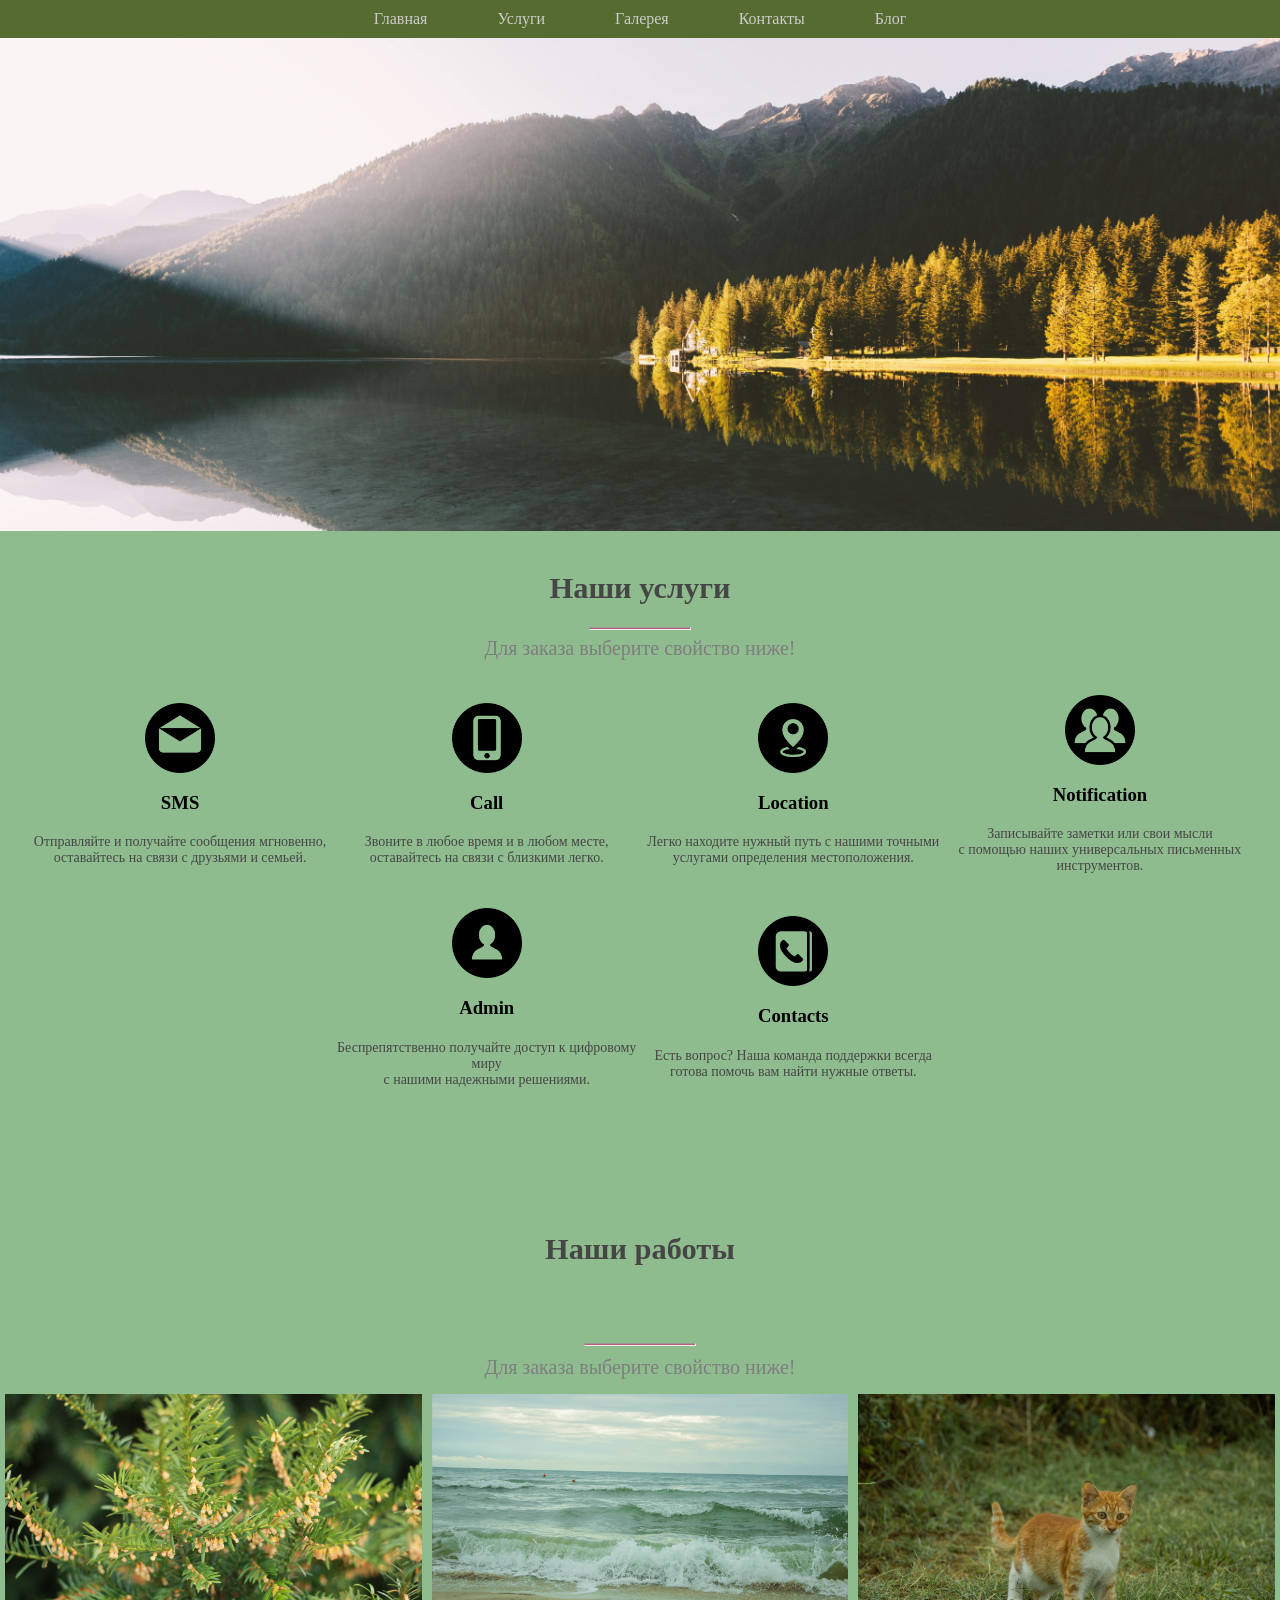
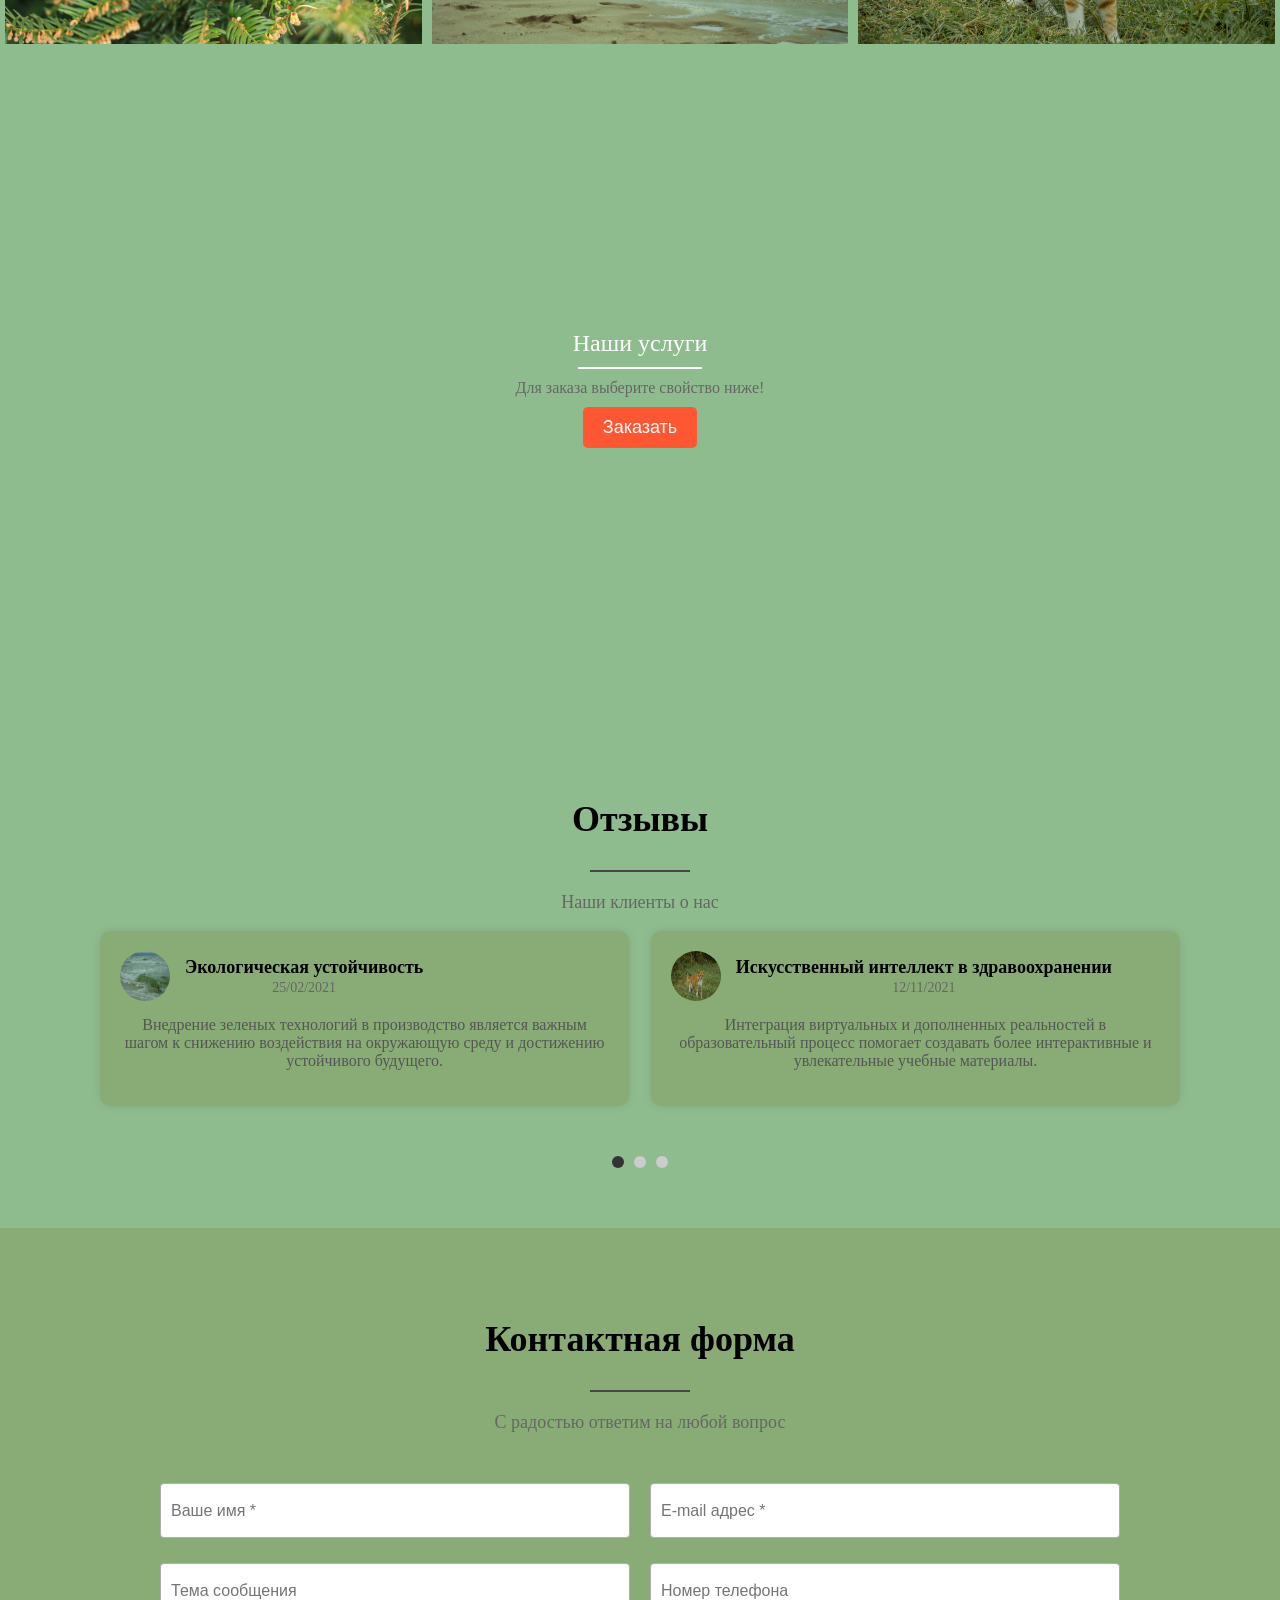
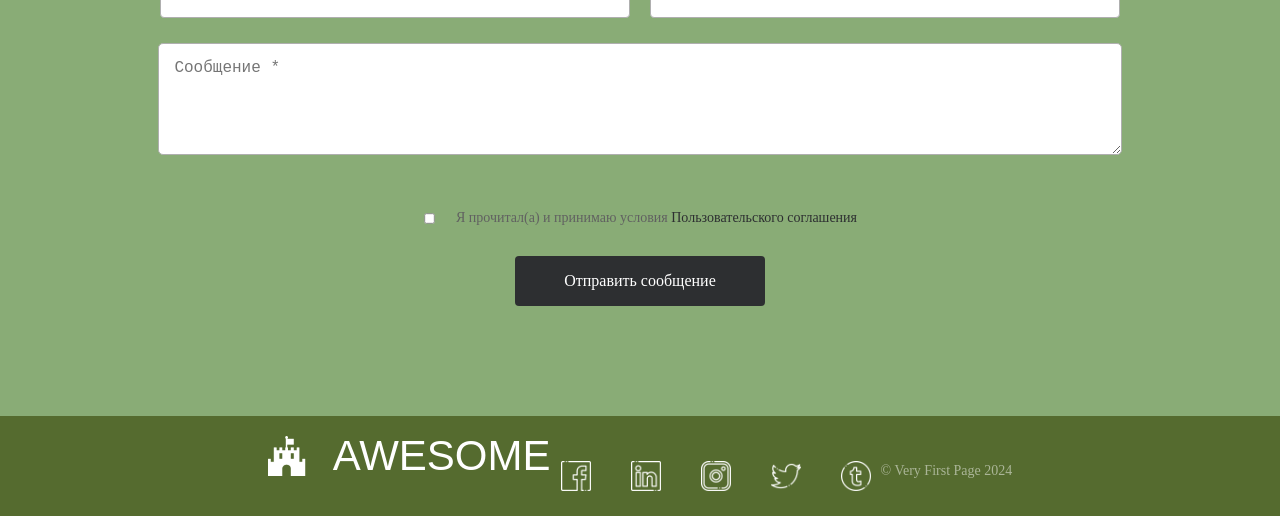
<file: index.html>
<!DOCTYPE html>
<html lang="en">
<head>
    <meta charset="UTF-8">
    <meta name="viewport" content="width=device-width, initial-scale=1.0">
    <link rel="stylesheet" href="style.css">
    <script src="jquery-3.7.1.min.js"></script>
    <script src="popup.js"></script>
    <script src="script.js"></script>
    <title>Document</title>
</head>
<body>
<div class="menu-container">
    <input type="checkbox" id="menu-toggle" class="menu-toggle">
    <label for="menu-toggle" class="menu-icon">
        <img src="free-icon-burger-menu-17807662.png" alt="Меню" style="width: 30px; height: auto;">
    </label>
    <div class="basic">
        <ul>
            <li><a href="index.html" class="menu-element" title="На главную">Главная</a></li>
            <li><a href="services.html" class="menu-element" title="Услуги">Услуги</a></li>
            <li><a href="gallery.html" class="menu-element" title="Галерея">Галерея</a></li>
            <li><a href="contacts.html" class="menu-element" title="Контакты">Контакты</a></li>
            <li><a href="blog.html" class="menu-element" title="Блог">Блог</a></li>
        </ul>
    </div>
</div>

<div class="color-block"></div>
<img src="pexels-eberhardgross-1284296.jpg"
     alt="вид">

<div class = "am">
    <h4> Наши услуги</h4>
</div>
<div class ="poddiv">
    <hr class="divider">
    <h3>Для заказа выберите свойство ниже!</h3>
</div>
<div class="icons ">
    <div class="iconSMS">
        <img src="icon-1.png" alt="Сообщение ">
        <h3>SMS</h3>
        <p>Отправляйте и получайте сообщения мгновенно,<br> оставайтесь на связи с друзьями и семьей.</p>
    </div>
    <div class="iconPhone">
        <img src="icon-3.png" alt="Уведомления ">
        <h3>Call</h3>
        <p>Звоните в любое время и в любом месте,<br> оставайтесь на связи с близкими легко.</p>
    </div>
    <div class="iconLocation">
        <img src="icon-4.png" alt="Местоположение ">
        <h3>Location</h3>
        <p>Легко находите нужный путь с нашими точными <br>услугами определения местоположения.</p>
    </div>
    <div class="iconPen">
        <img src="icon-5.png" alt="Заказы ">
        <h3>Notification</h3>
        <p>Записывайте заметки или свои мысли<br> с помощью наших универсальных письменных инструментов.</p>
    </div>
    <div class="iconComp">
        <img src="icon-2.png" alt="Сервис ">
        <h3>Admin</h3>
        <p>Беспрепятственно получайте доступ к цифровому миру<br> с нашими надежными решениями.</p>
    </div>
    <div class="iconQ">
        <img src="icon-9.png" alt="Контакты ">
        <h3>Contacts</h3>
        <p>Есть вопрос? Наша команда поддержки всегда <br>готова помочь вам найти нужные ответы.</p>
    </div>
</div>
<div class = "portfolio">
    <h4> Наши работы </h4>
</div>
<div class ="element">
    <hr class="text">
    <h3>Для заказа выберите свойство ниже!</h3>
</div>
<div class="pictures">
    <div class="pictures-item" data-src="IMG_7641.JPG" style="background-image: url('IMG_7641.JPG');">
        <div class="description-container">
            <h3 class="portfolio-title">Парки</h3>
            <p class="portfolio-description">В нашем списке около 10 парков, которые вы можете посетить.</p>
        </div>
    </div>
    <div class="pictures-item" data-src="_DSC6214.jpg" style="background-image: url('_DSC6214.jpg');">
        <div class="description-container">
            <h3 class="portfolio-title">Моря</h3>
            <p class="portfolio-description">Отличные места для курорта и по низким ценам.</p>
        </div>
    </div>
    <div class="pictures-item" data-src="_DSC6240.jpg" style="background-image: url('_DSC6240.jpg');">
        <div class="description-container">
            <h3 class="portfolio-title">Животные</h3>
            <p class="portfolio-description">Разные животные, которые могут покорить ваше сердце.</p>
        </div>
    </div>
</div>

<div class="button">
    <div class="content">
        <h4 class="service-title">Наши услуги</h4>
        <hr class="separator">
        <h3 class="order-text">Для заказа выберите свойство ниже!</h3>
    </div>
    <button class="order-button">Заказать</button>
</div>
<section class="testimonials">
    <h1 class="main-title">Отзывы</h1>
    <div class="delimiter"></div>
    <p class="main-title-description">Наши клиенты о нас</p>
    <div class="testimonials-container">
        <div class="testimonials-inner">
            <div class="testimonials-row">
                <div class="testimonials-card">
                    <div class="card-row">
                        <img class="card-img" src="_DSC6223.jpg" alt="">
                        <div class="card-head">
                            <h4>Экологическая устойчивость</h4>
                            <span>25/02/2021</span>
                        </div>
                    </div>
                    <p>Внедрение зеленых технологий в производство является важным шагом к снижению воздействия на окружающую среду и достижению устойчивого будущего.</p>
                </div>
                <div class="testimonials-card">
                    <div class="card-row">
                        <img class="card-img" src="_DSC6240.jpg" alt="">
                        <div class="card-head">
                            <h4>Искусственный интеллект в здравоохранении</h4>
                            <span>12/11/2021</span>
                        </div>
                    </div>
                    <p>Интеграция виртуальных и дополненных реальностей в образовательный процесс помогает создавать более интерактивные и увлекательные учебные материалы.</p>
                </div>
            </div>
            <div class="testimonials-row">
                <div class="testimonials-card">
                    <div class="card-row">
                        <img class="card-img" src="IMG_8333.JPG" alt="">
                        <div class="card-head">
                            <h4>Технологии в образовании</h4>
                            <span>12/11/2021</span>
                        </div>
                    </div>
                    <p>Интеграция виртуальных и дополненных реальностей в образовательный процесс помогает создавать более интерактивные и увлекательные учебные материалы.</p>
                </div>
                <div class="testimonials-card">
                    <div class="card-row">
                        <img class="card-img" src="IMG_8328.JPG" alt="">
                        <div class="card-head">
                            <h4>Устойчивое потребление</h4>
                            <span>12/11/2021</span>
                        </div>
                    </div>
                    <p>Реализация принципов устойчивого потребления может значительно снизить количество отходов и повлиять на улучшение глобальной ситуации с ресурсами.</p>
                </div>
            </div>
        </div>
    </div>

    <!-- Контролы для прокрутки отзывов -->
    <div class="testimonials-controls">
        <div class="control-item active"></div>
        <div class="control-item"></div>
        <div class="control-item"></div>
    </div>
</section>
<section class="contact">
    <h2 class="main-title">Контактная форма</h2>
    <div class="delimiter"></div>
    <p class="main-title-description">С радостью ответим на любой вопрос</p>

    <form id="contactform" method="post" action="contact.php" class="contact-form">
        <div class="form-row">
            <input name="name" type="text" class="col" placeholder="Ваше имя *" required>
            <input name="email" type="email" class="col" placeholder="E-mail адрес *" required>
        </div>
        <div class="form-row">
            <input name="theme" type="text" class="col" placeholder="Тема сообщения">
            <input name="phone" type="tel" class="col" placeholder="Номер телефона">
        </div>
        <textarea name="comment" class="row-col" placeholder="Сообщение *" required></textarea>
        <span class="row-col check">
                <input id="accept" type="checkbox" class="" required>
                <label for="accept">Я прочитал(а) и принимаю условия
                    <a href="#">Пользовательского соглашения</a>
                </label>
            </span>
        <input type="submit" id="submit" class="submit btn" value="Отправить сообщение">
    </form>
</section>
<footer>
    <div class="brand">
        <img src="fort-icon.png" alt="Логотип сайта"><span>AWESOME</span></div>
    <div class="social">
        <a href="#" title="Facebook" target="_blank">
            <img class="social-img" src="001-facebook.png" alt="Facebook">
        </a>
        <a href="#" title="LinkedIn" target="_blank">
            <img class="social-img" src="004-linkedin.png" alt="LinkedIn">
        </a>
        <a href="https://www.instagram.com/" title="Instagram" target="_blank">
            <img class="social-img" src="005-instagram.png" alt="Instagram">
        </a>
        <a href="#" title="Twitter" target="_blank">
            <img class="social-img" src="007-twitter.png" alt="Twitter">
        </a>
        <a href="#" title="Tumblr" target="_blank">
            <img class="social-img" src="010-tumblr.png" alt="Tumblr">
        </a>
    </div>
    <div class="copyright">© Very First Page 2024</div>
</footer>
</body>
</html>
</file>
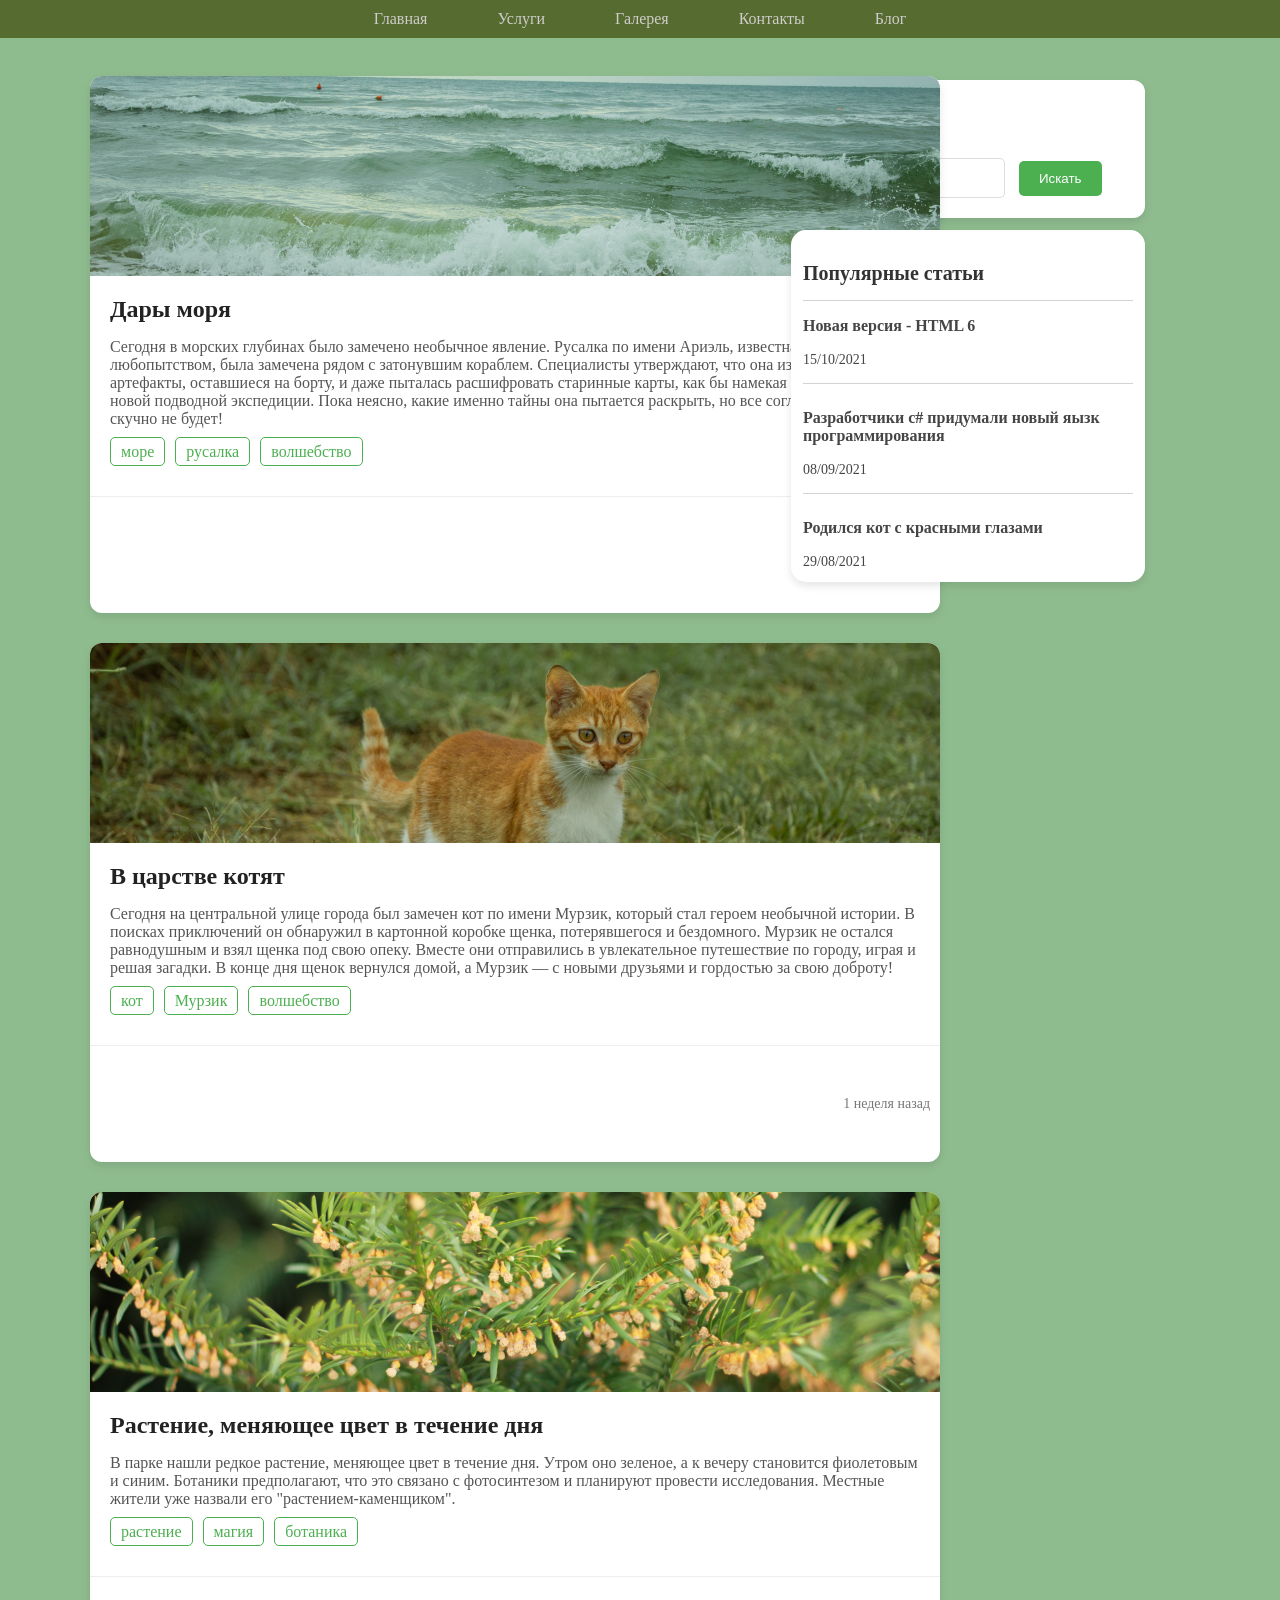
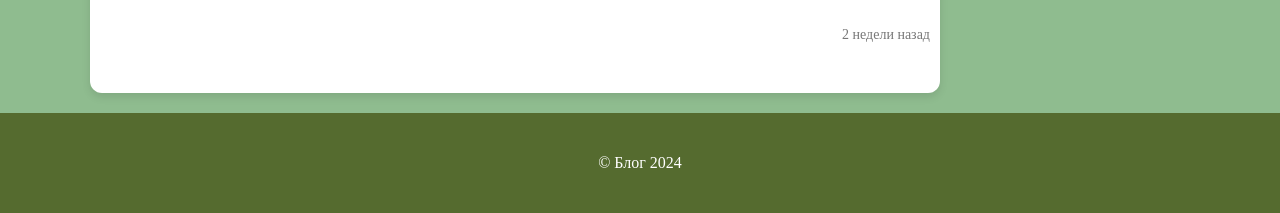
<file: blog.html>
<!DOCTYPE html>
<html lang="en">
<head>
    <meta charset="UTF-8">
    <meta name="viewport" content="width=device-width, initial-scale=1.0">
    <title>Title</title>
    <script src="jquery-3.7.1.min.js"></script>
    <script src="blog.js"></script>
    <link rel="stylesheet" href="style.css">
</head>
<body>
<div class="menu-container">
    <input type="checkbox" id="menu-toggle" class="menu-toggle">
    <label for="menu-toggle" class="menu-icon">
        <img src="free-icon-burger-menu-17807662.png" alt="Меню" style="width: 30px; height: auto;">
    </label>
    <div class="basic">
        <ul>
            <li><a href="index.html" class="menu-element" title="На главную">Главная</a></li>
            <li><a href="services.html" class="menu-element" title="Услуги">Услуги</a></li>
            <li><a href="gallery.html" class="menu-element" title="Галерея">Галерея</a></li>
            <li><a href="contacts.html" class="menu-element" title="Контакты">Контакты</a></li>
            <li><a href="blog.html" class="menu-element" title="Блог">Блог</a></li>
        </ul>
    </div>
</div>
<main>
    <div class="blog-container">
        <!-- Первая карточка блога -->
        <section class="blog-card">
            <div class="blog-header">
                <div class="blog-cover" style="background-image: url('_DSC6240.jpg');"></div>
            </div>
            <div class="blog-body">
                <div class="blog-title">
                    <h2>Lorem dolorem</h2>
                </div>
                <div class="blog-text">
                    <p>Lorem ipsum dolor si mollit anim id est laborum.</p>
                </div>
                <div class="blog-tags">
                    <ul>
                        <li><a href="#" class="tag">some</a></li>
                        <li><a href="#" class="tag">autumn</a></li>
                        <li><a href="#" class="tag">nothing</a></li>
                    </ul>
                </div>
                <div class="blog-footer">
                    <div class="blog-published-date">3 дня назад</div>
                </div>
            </div>
        </section>

        <!-- Вторая карточка блога -->
        <section class="blog-card">
            <div class="blog-header">
                <div class="blog-cover" style="background-image: url('IMG_7641.JPG');"></div>
            </div>
            <div class="blog-body">
                <div class="blog-title">
                    <h2>Excepteur sint occaecat</h2>
                </div>
                <div class="blog-text">
                    <p>Ut enim ad minim veniam, quis nostrud exercitation ullamco laboris.</p>
                </div>
                <div class="blog-tags">
                    <ul>
                        <li><a href="#" class="tag">winter</a></li>
                        <li><a href="#" class="tag">holiday</a></li>
                        <li><a href="#" class="tag">life</a></li>
                    </ul>
                </div>
                <div class="blog-footer">
                    <div class="blog-published-date">8 дней назад</div>
                </div>
            </div>
        </section>
    </div>
    <aside class="aside-panels">
        <div class="aside-popular">
            <h3 class="search-title">Популярные статьи</h3>
            <div class="search-delimiter"></div>
            <div class="recent-item">
                <p>Новая версия - HTML 6</p>
                <span>15/10/2021</span>
            </div>
            <div class="recent-item">
                <p>Разработчики c# придумали новый яызк программирования</p>
                <span>08/09/2021</span>
            </div>
            <div class="recent-item">
                <p>Родился кот с красными глазами</p>
                <span>29/08/2021</span>
            </div>
        </div>

        <div class="aside-search">
            <h3 class="search-title">Поиск в блоге</h3>
            <input class="search-text" type="search" placeholder="Введите слово">
            <button class="search-do">Искать</button>
        </div>
    </aside>
</main>

<footer>
    <p>© Блог 2024</p>
</footer>


</body>
</html>
</file>
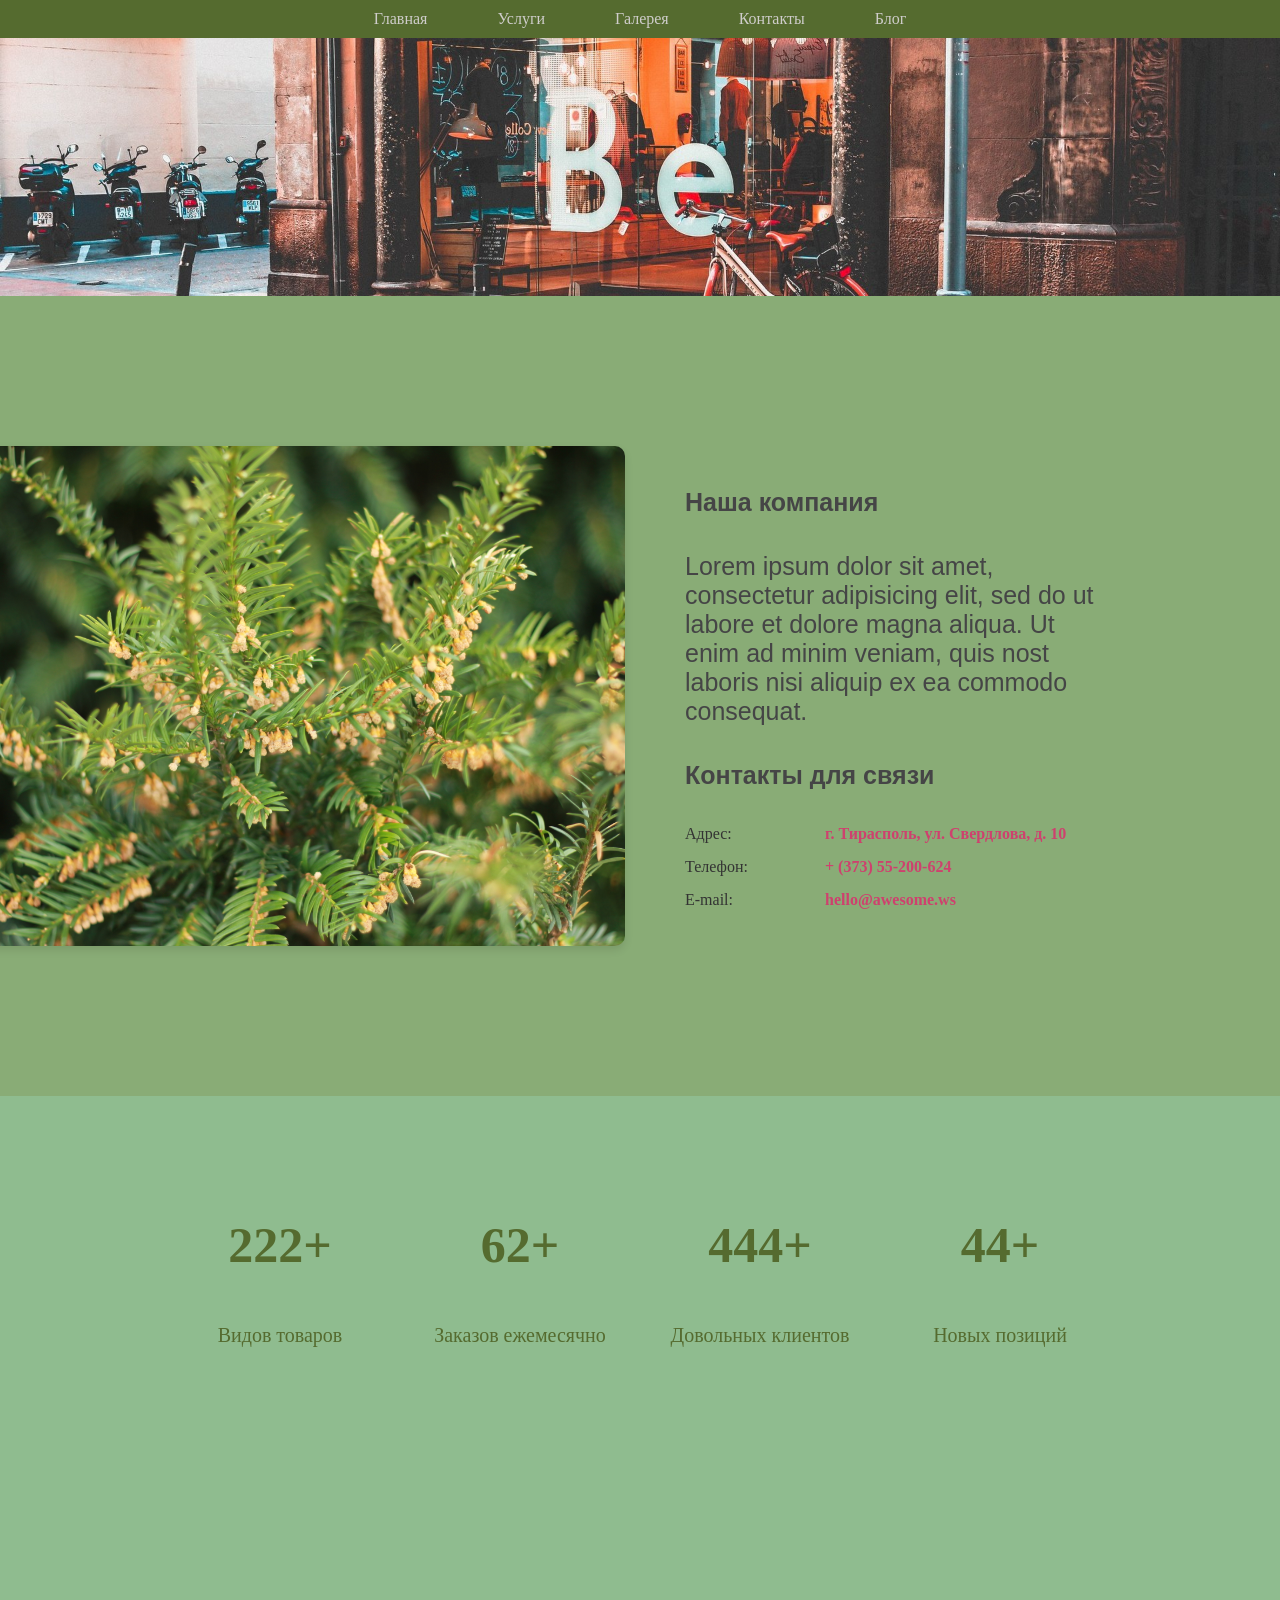
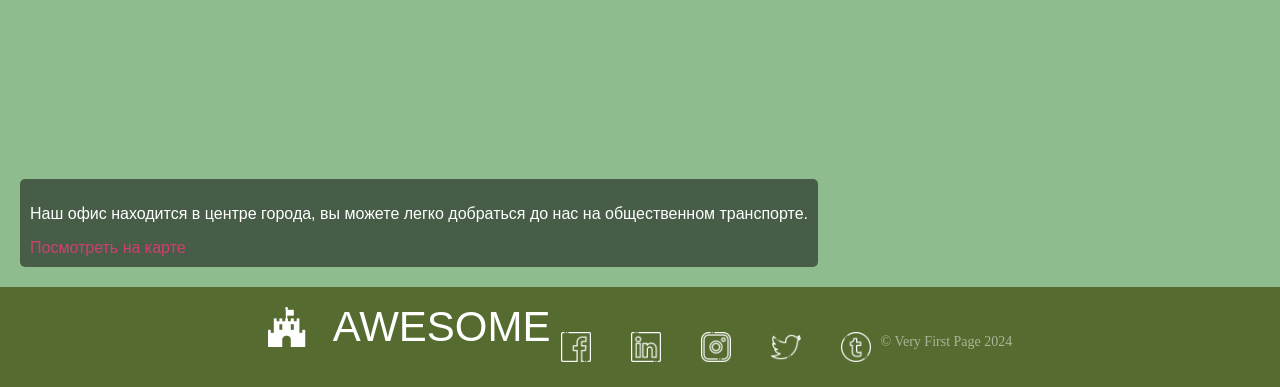
<file: contacts.html>
<!DOCTYPE html>
<html lang="en">
<head>
    <meta charset="UTF-8">
  <script src="jquery-3.7.1.min.js"></script>
  <link rel="stylesheet" href="style.css">
  <script src="contJS.js"></script>
  <title>Title</title>
</head>
<body>
<div class="menu-container">
  <input type="checkbox" id="menu-toggle" class="menu-toggle">
  <label for="menu-toggle" class="menu-icon">
    <img src="free-icon-burger-menu-17807662.png" alt="Меню" style="width: 30px; height: auto;">
  </label>
  <div class="basic">
    <ul>
      <li><a href="index.html" class="menu-element" title="На главную">Главная</a></li>
      <li><a href="services.html" class="menu-element" title="Услуги">Услуги</a></li>
      <li><a href="gallery.html" class="menu-element" title="Галерея">Галерея</a></li>
      <li><a href="contacts.html" class="menu-element" title="Контакты">Контакты</a></li>
      <li><a href="blog.html" class="menu-element" title="Блог">Блог</a></li>
    </ul>
  </div>
</div>
<div class="color-block"></div>
<img src="01.jpg"
     alt="вид">

<section class="about-us">
  <div class="about-container">
    <div class="about-row">
      <div class="about-column">
        <div class="content-left">
          <img src="IMG_7641.JPG" alt="О нас">
        </div>
      </div>
      <div class="about-column">
        <div class="content-right">
          <h2>Наша компания</h2>
          <p>Lorem ipsum dolor sit amet, consectetur adipisicing elit, sed do ut labore et dolore magna aliqua. Ut enim ad minim veniam, quis nost laboris nisi aliquip ex ea commodo consequat.</p>
          <h3>Контакты для связи</h3>
          <div class="about-contact">
            <span>Адрес:</span>
            <span>г. Тирасполь, ул. Свердлова, д. 10</span>
          </div>
          <div class="about-contact">
            <span>Телефон: </span>
            <span>+ (373) 55-200-624</span>
          </div>
          <div class="about-contact">
            <span>E-mail:</span>
            <span>hello@awesome.ws</span>
          </div>
        </div>
      </div>
    </div>
  </div>
</section>

<section class="our-achievement">
  <div class="achievement-container">
    <div class="achievement-row">
      <div class="achievement-column">
        <div class="single-achievement">
          <h3 class="counter">
            <span id="secondo1" class="countup" data-end="1250">1250 </span>+
          </h3>
          <p>Видов товаров</p>
        </div>
      </div>
      <div class="achievement-column">
        <div class="single-achievement">
          <h3 class="counter">
            <span id="secondo2" class="countup" data-end="350">350 </span>+
          </h3>
          <p>Заказов ежемесячно</p>
        </div>
      </div>
      <div class="achievement-column">
        <div class="single-achievement">
          <h3 class="counter">
            <span id="secondo3" class="countup" data-end="2500">2500 </span>+
          </h3>
          <p>Довольных клиентов</p>
        </div>
      </div>
      <div class="achievement-column">
        <div class="single-achievement">
          <h3 class="counter">
            <span id="secondo4" class="countup" data-end="250">250 </span>+
          </h3>
          <p>Новых позиций</p>
        </div>
      </div>
    </div>
  </div>
</section>

<section class="map">
  <div class="map-container">

    <iframe src="https://yandex.ru/map-widget/v1/?um=constructor%3A06cf7a4bcf6c2e12380efdb3440572908d64eaf3495a3a97e63f5d5639929a2b&amp;source=constructor"
            width="100%" height="100%" frameborder="0" style="border:0;" allowfullscreen="true"></iframe>
  </div>
  <div class="map-description">
    <p>Наш офис находится в центре города, вы можете легко добраться до нас на общественном транспорте.</p>
    <a href="https://yandex.md/maps/geo/770871725/?ll=29.612537%2C46.851249&z=13.76" target="_blank" class="map-link">Посмотреть на карте</a>
  </div>
</section>

<footer>
  <div class="brand">
    <img src="fort-icon.png" alt="Логотип сайта"><span>AWESOME</span></div>
  <div class="social">
    <a href="#" title="Facebook" target="_blank">
      <img class="social-img" src="001-facebook.png" alt="Facebook">
    </a>
    <a href="#" title="LinkedIn" target="_blank">
      <img class="social-img" src="004-linkedin.png" alt="LinkedIn">
    </a>
    <a href="https://www.instagram.com/" title="Instagram" target="_blank">
      <img class="social-img" src="005-instagram.png" alt="Instagram">
    </a>
    <a href="#" title="Twitter" target="_blank">
      <img class="social-img" src="007-twitter.png" alt="Twitter">
    </a>
    <a href="#" title="Tumblr" target="_blank">
      <img class="social-img" src="010-tumblr.png" alt="Tumblr">
    </a>
  </div>
  <div class="copyright">© Very First Page 2024</div>
</footer>
</body>
</html>
</file>
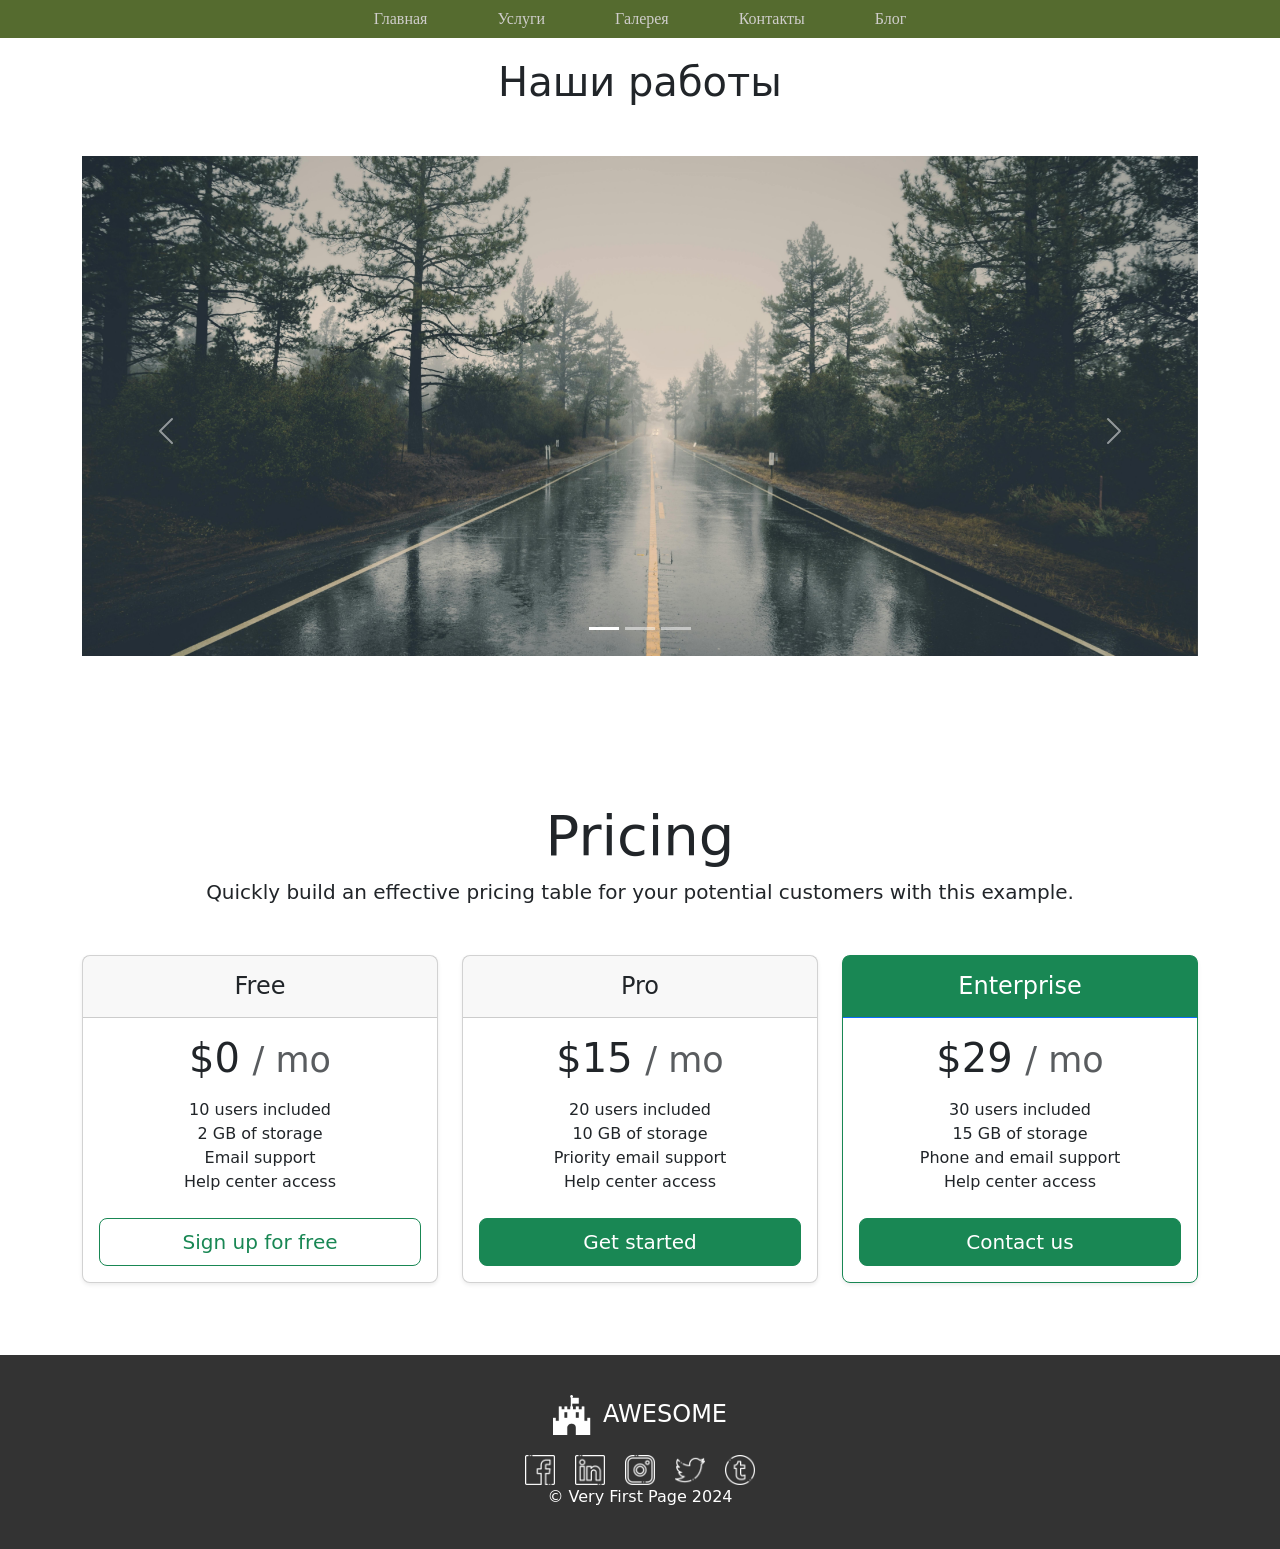
<file: gallery.html>
<!DOCTYPE html>
<html lang="en">
<head>
    <meta charset="UTF-8">
    <title>Gallery</title>
    <link rel="stylesheet" href="gallery.css">
    <link href="bootstrap-5.3.3-dist/css/bootstrap.min.css" rel="stylesheet">
    <script src="script.js"></script>
    <script src="bootstrap-5.3.3-dist/js/bootstrap.bundle.min.js"></script>

</head>
<body>
<div class="menu-container">
    <input type="checkbox" id="menu-toggle" class="menu-toggle">
    <label for="menu-toggle" class="menu-icon">
        <img src="free-icon-burger-menu-17807662.png" alt="Меню" style="width: 30px; height: auto;">
    </label>
    <div class="basic">
        <ul>
            <li><a href="index.html" class="menu-element" title="На главную">Главная</a></li>
            <li><a href="services.html" class="menu-element" title="Услуги">Услуги</a></li>
            <li><a href="gallery.html" class="menu-element" title="Галерея">Галерея</a></li>
            <li><a href="contacts.html" class="menu-element" title="Контакты">Контакты</a></li>
            <li><a href="blog.html" class="menu-element" title="Блог">Блог</a></li>
        </ul>
    </div>
</div>

<header>
    <h1 class="text-center">Наши работы</h1>
</header>
<main class="container my-5">
    <div id="carouselExampleIndicators" class="carousel slide" data-bs-ride="carousel">
        <ol class="carousel-indicators">
            <li data-bs-target="#carouselExampleIndicators" data-bs-slide-to="0" class="active"></li>
            <li data-bs-target="#carouselExampleIndicators" data-bs-slide-to="1"></li>
            <li data-bs-target="#carouselExampleIndicators" data-bs-slide-to="2"></li>
        </ol>
        <div class="carousel-inner">
            <div class="carousel-item active">
                <img src="4%20(2).jpg" class="d-block w-100" alt="...">
            </div>
            <div class="carousel-item">
                <img src="3%20(2).jpg" class="d-block w-100" alt="...">
            </div>
            <div class="carousel-item">
                <img src="2%20(2).jpg" class="d-block w-100" alt="...">
            </div>
        </div>
        <a class="carousel-control-prev" href="#carouselExampleIndicators" role="button" data-bs-slide="prev">
            <span class="carousel-control-prev-icon" aria-hidden="true"></span>
            <span class="visually-hidden">Previous</span>
        </a>
        <a class="carousel-control-next" href="#carouselExampleIndicators" role="button" data-bs-slide="next">
            <span class="carousel-control-next-icon" aria-hidden="true"></span>
            <span class="visually-hidden">Next</span>
        </a>
    </div>
</main>


<div class="container py-5">
    <header class="text-center mb-5">
        <h1 class="display-4">Pricing</h1>
        <p class="lead">Quickly build an effective pricing table for your potential customers with this example.</p>
    </header>

    <div class="row row-cols-1 row-cols-md-3 text-center">
        <!-- Free Plan -->
        <div class="col">
            <div class="card mb-4 rounded-3 shadow-sm">
                <div class="card-header py-3">
                    <h4 class="my-0 fw-normal">Free</h4>
                </div>
                <div class="card-body">
                    <h1 class="card-title pricing-card-title">$0 <small class="text-muted fw-light">/ mo</small></h1>
                    <ul class="list-unstyled mt-3 mb-4">
                        <li>10 users included</li>
                        <li>2 GB of storage</li>
                        <li>Email support</li>
                        <li>Help center access</li>
                    </ul>
                    <button type="button" class="w-100 btn btn-lg btn-outline-success">Sign up for free</button>
                </div>
            </div>
        </div>

        <!-- Pro Plan -->
        <div class="col">
            <div class="card mb-4 rounded-3 shadow-sm">
                <div class="card-header py-3">
                    <h4 class="my-0 fw-normal">Pro</h4>
                </div>
                <div class="card-body">
                    <h1 class="card-title pricing-card-title">$15 <small class="text-muted fw-light">/ mo</small></h1>
                    <ul class="list-unstyled mt-3 mb-4">
                        <li>20 users included</li>
                        <li>10 GB of storage</li>
                        <li>Priority email support</li>
                        <li>Help center access</li>
                    </ul>
                    <button type="button" class="w-100 btn btn-lg btn-success">Get started</button>
                </div>
            </div>
        </div>

        <div class="col">
            <div class="card mb-4 rounded-3 shadow-sm border-success">
                <div class="card-header py-3 text-bg-success border-primary ">  <!-- тут менять цвет внутри в 3 кнопке сверху -->
                    <h4 class="my-0 fw-normal">Enterprise</h4>
                </div>

                <div class="card-body">
                    <h1 class="card-title pricing-card-title">$29 <small class="text-muted fw-light">/ mo</small></h1>
                    <ul class="list-unstyled mt-3 mb-4">
                        <li>30 users included</li>
                        <li>15 GB of storage</li>
                        <li>Phone and email support</li>
                        <li>Help center access</li>
                    </ul>
                    <button type="button" class="w-100 btn btn-lg btn-success">Contact us</button>

                </div>
            </div>
        </div>
    </div>
</div>
<footer>
    <div class="brand">
        <img src="fort-icon.png" alt="Логотип сайта"><span>AWESOME</span></div>
    <div class="social">
        <a href="#" title="Facebook" target="_blank">
            <img class="social-img" src="001-facebook.png" alt="Facebook">
        </a>
        <a href="#" title="LinkedIn" target="_blank">
            <img class="social-img" src="004-linkedin.png" alt="LinkedIn">
        </a>
        <a href="https://www.instagram.com/" title="Instagram" target="_blank">
            <img class="social-img" src="005-instagram.png" alt="Instagram">
        </a>
        <a href="#" title="Twitter" target="_blank">
            <img class="social-img" src="007-twitter.png" alt="Twitter">
        </a>
        <a href="#" title="Tumblr" target="_blank">
            <img class="social-img" src="010-tumblr.png" alt="Tumblr">
        </a>
    </div>
    <div class="copyright">© Very First Page 2024</div>
</footer>
</body>
</html>
</file>
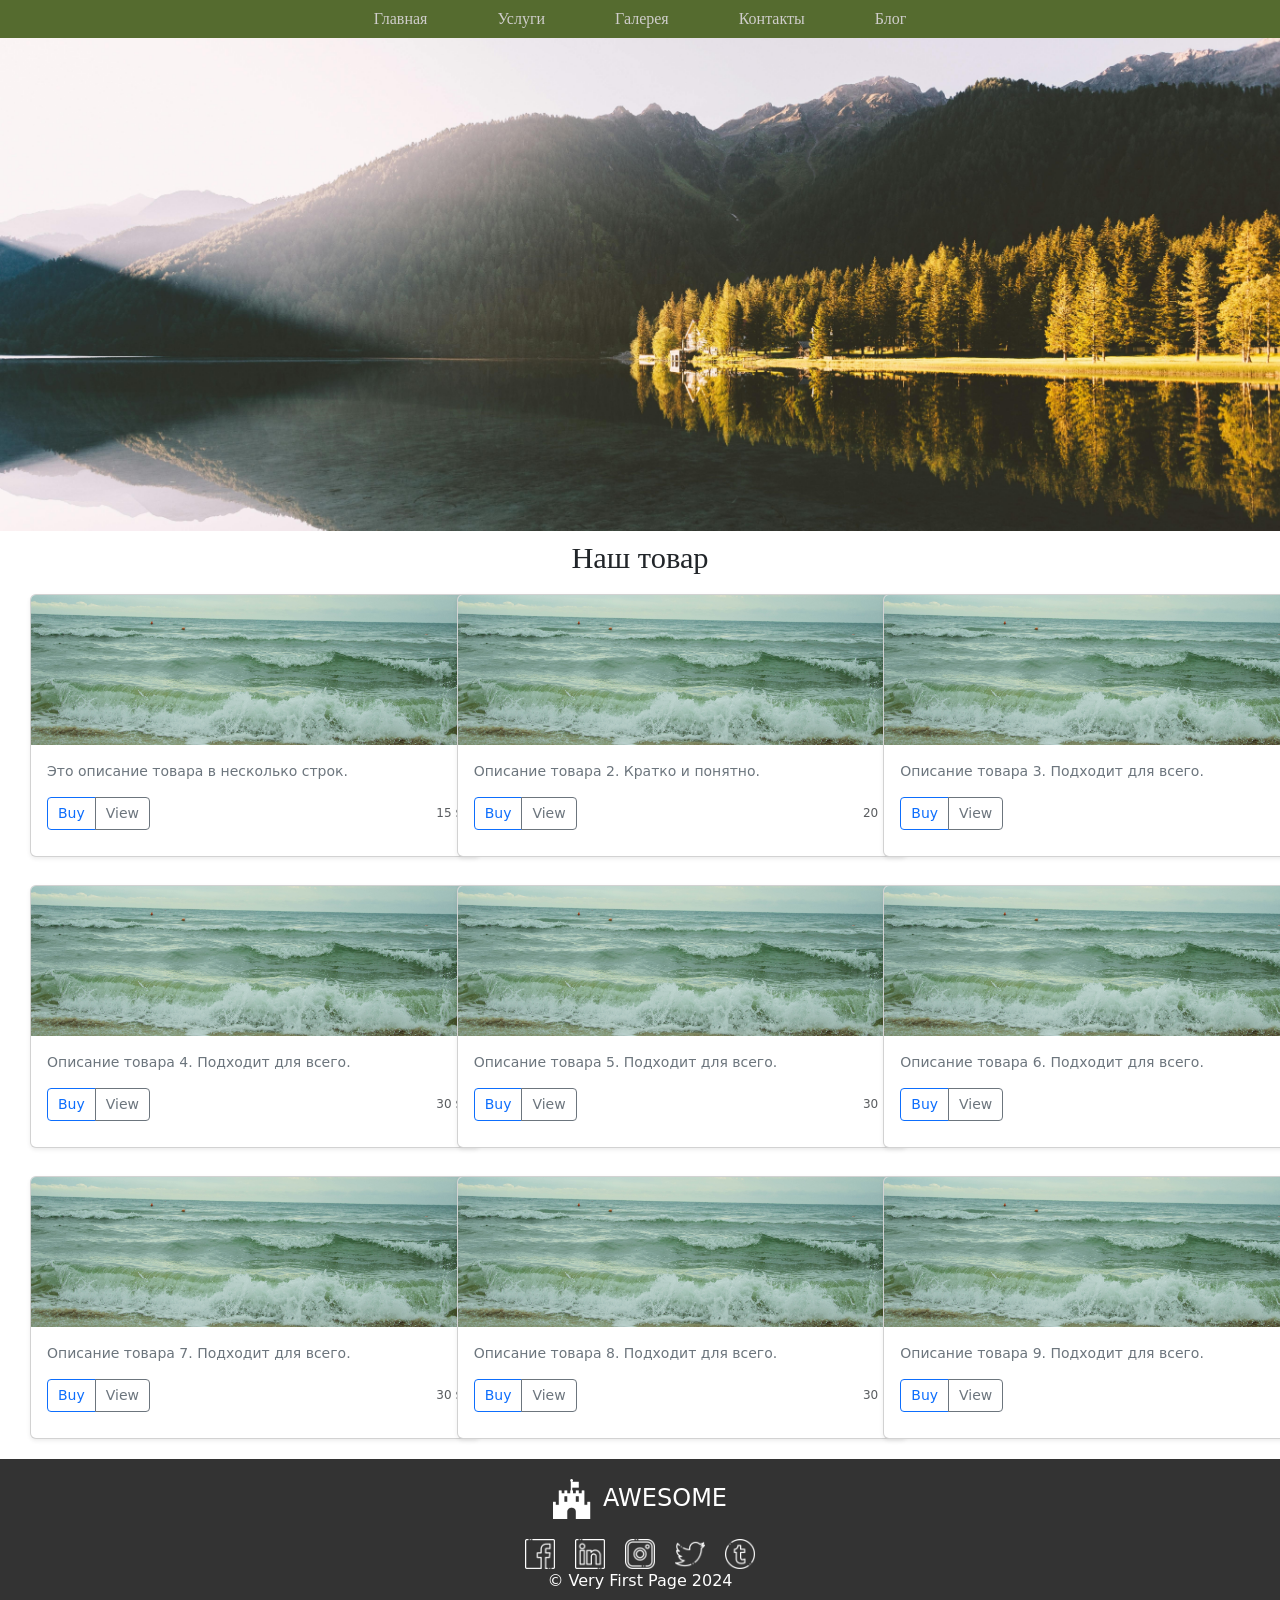
<file: services.html>
<!DOCTYPE html>
<html lang="en">
<head>
    <meta charset="UTF-8">
  <link rel="stylesheet" href="services.css">
  <link href="bootstrap-5.3.3-dist/css/bootstrap.min.css" rel="stylesheet">
  <script src="script.js"></script>
  <script src="bootstrap-5.3.3-dist/js/bootstrap.bundle.min.js"></script>
    <title>Title</title>
</head>
<body>

<div class="menu-container">
  <input type="checkbox" id="menu-toggle" class="menu-toggle">
  <label for="menu-toggle" class="menu-icon">
    <img src="free-icon-burger-menu-17807662.png" alt="Меню" style="width: 30px; height: auto;">
  </label>
  <div class="basic">
    <ul>
      <li><a href="index.html" class="menu-element" title="На главную">Главная</a></li>
      <li><a href="services.html" class="menu-element" title="Услуги">Услуги</a></li>
      <li><a href="gallery.html" class="menu-element" title="Галерея">Галерея</a></li>
      <li><a href="contacts.html" class="menu-element" title="Контакты">Контакты</a></li>
      <li><a href="blog.html" class="menu-element" title="Блог">Блог</a></li>
    </ul>
  </div>
</div>
<div class="color-block"></div>
<img src="pexels-eberhardgross-1284296.jpg"
     alt="вид">
<header>
  <h1 class="text-center">Наш товар</h1>
</header>

<div class="row row-cols-1 row-cols-sm-2 row-cols-md-3 gx-0 gy-2">
  <div class="col">
    <div class="card shadow-sm">
      <img class="w-100" alt="" src="_DSC6214.jpg">
      <div class="card-body">
        <p class="card-text">
          Это описание товара в несколько строк.
        </p>
        <div class="d-flex justify-content-between align-items-center">
          <div class="btn-group">
            <button type="button" class="btn btn-sm btn-outline-primary">Buy</button>
            <button type="button" class="btn btn-sm btn-outline-secondary">View</button>
          </div>
          <small class="text-muted">15 $</small>
        </div>
      </div>
    </div>
  </div>

  <!-- Повтор карточки с изменением данных -->
  <div class="col">
    <div class="card shadow-sm">
      <img class="w-100" alt="" src="_DSC6214.jpg">
      <div class="card-body">
        <p class="card-text">Описание товара 2. Кратко и понятно.</p>
        <div class="d-flex justify-content-between align-items-center">
          <div class="btn-group">
            <button type="button" class="btn btn-sm btn-outline-primary">Buy</button>
            <button type="button" class="btn btn-sm btn-outline-secondary">View</button>
          </div>
          <small class="text-muted">20 $</small>
        </div>
      </div>
    </div>
  </div>

  <!-- Карточка 3 -->
  <div class="col">
    <div class="card shadow-sm">
      <img class="w-100" alt="" src="_DSC6214.jpg">
      <div class="card-body">
        <p class="card-text">Описание товара 3. Подходит для всего.</p>
        <div class="d-flex justify-content-between align-items-center">
          <div class="btn-group">
            <button type="button" class="btn btn-sm btn-outline-primary">Buy</button>
            <button type="button" class="btn btn-sm btn-outline-secondary">View</button>
          </div>
          <small class="text-muted">30 $</small>
        </div>
      </div>
    </div>
  </div>

  <div class="col">
    <div class="card shadow-sm">
      <img class="w-100" alt="" src="_DSC6214.jpg">
      <div class="card-body">
        <p class="card-text">Описание товара 4. Подходит для всего.</p>
        <div class="d-flex justify-content-between align-items-center">
          <div class="btn-group">
            <button type="button" class="btn btn-sm btn-outline-primary">Buy</button>
            <button type="button" class="btn btn-sm btn-outline-secondary">View</button>
          </div>
          <small class="text-muted">30 $</small>
        </div>
      </div>
    </div>
  </div>

  <div class="col">
    <div class="card shadow-sm">
      <img class="w-100" alt="" src="_DSC6214.jpg">
      <div class="card-body">
        <p class="card-text">Описание товара 5. Подходит для всего.</p>
        <div class="d-flex justify-content-between align-items-center">
          <div class="btn-group">
            <button type="button" class="btn btn-sm btn-outline-primary">Buy</button>
            <button type="button" class="btn btn-sm btn-outline-secondary">View</button>
          </div>
          <small class="text-muted">30 $</small>
        </div>
      </div>
    </div>
  </div>
  <div class="col">
    <div class="card shadow-sm">
      <img class="w-100" alt="" src="_DSC6214.jpg">
      <div class="card-body">
        <p class="card-text">Описание товара 6. Подходит для всего.</p>
        <div class="d-flex justify-content-between align-items-center">
          <div class="btn-group">
            <button type="button" class="btn btn-sm btn-outline-primary">Buy</button>
            <button type="button" class="btn btn-sm btn-outline-secondary">View</button>
          </div>
          <small class="text-muted">30 $</small>
        </div>
      </div>
    </div>
  </div>

  <div class="col">
    <div class="card shadow-sm">
      <img class="w-100" alt="" src="_DSC6214.jpg">
      <div class="card-body">
        <p class="card-text">Описание товара 7. Подходит для всего.</p>
        <div class="d-flex justify-content-between align-items-center">
          <div class="btn-group">
            <button type="button" class="btn btn-sm btn-outline-primary">Buy</button>
            <button type="button" class="btn btn-sm btn-outline-secondary">View</button>
          </div>
          <small class="text-muted">30 $</small>
        </div>
      </div>
    </div>
  </div>

  <div class="col">
    <div class="card shadow-sm">
      <img class="w-100" alt="" src="_DSC6214.jpg">
      <div class="card-body">
        <p class="card-text">Описание товара 8. Подходит для всего.</p>
        <div class="d-flex justify-content-between align-items-center">
          <div class="btn-group">
            <button type="button" class="btn btn-sm btn-outline-primary">Buy</button>
            <button type="button" class="btn btn-sm btn-outline-secondary">View</button>
          </div>
          <small class="text-muted">30 $</small>
        </div>
      </div>
    </div>
  </div>

  <div class="col">
    <div class="card shadow-sm">
      <img class="w-100" alt="" src="_DSC6214.jpg">
      <div class="card-body">
        <p class="card-text">Описание товара 9. Подходит для всего.</p>
        <div class="d-flex justify-content-between align-items-center">
          <div class="btn-group">
            <button type="button" class="btn btn-sm btn-outline-primary">Buy</button>
            <button type="button" class="btn btn-sm btn-outline-secondary">View</button>
          </div>
          <small class="text-muted">30 $</small>
        </div>
      </div>
    </div>
  </div>
</div>



<footer>
  <div class="brand">
    <img src="fort-icon.png" alt="Логотип сайта"><span>AWESOME</span></div>
  <div class="social">
    <a href="#" title="Facebook" target="_blank">
      <img class="social-img" src="001-facebook.png" alt="Facebook">
    </a>
    <a href="#" title="LinkedIn" target="_blank">
      <img class="social-img" src="004-linkedin.png" alt="LinkedIn">
    </a>
    <a href="https://www.instagram.com/" title="Instagram" target="_blank">
      <img class="social-img" src="005-instagram.png" alt="Instagram">
    </a>
    <a href="#" title="Twitter" target="_blank">
      <img class="social-img" src="007-twitter.png" alt="Twitter">
    </a>
    <a href="#" title="Tumblr" target="_blank">
      <img class="social-img" src="010-tumblr.png" alt="Tumblr">
    </a>
  </div>
  <div class="copyright">© Very First Page 2024</div>
</footer>
</body>
</html>
</file>
<file: style.css>
body{
    margin: 0;
    overflow-x: hidden;
    background-color: #8FBC8F;
}
.menu-container {
    position: relative;
    width: 100%;
}
.menu-toggle {
    display: none;
}
.menu-icon {
    display: none;
    background-color: #556B2F;
    padding: 10px;
    cursor: pointer;
}
.basic {
    display: flex;
    justify-content: center;
    align-items: center;
    padding: 10px;
    margin-bottom: -42px;
    position: relative;
    z-index: 1;
    color: rgb(207, 205, 203);
    font: 1.0rem "Snell Roundhand", cursive;
    background-color: #556B2F;
}

.menu-icon {
    display: none;
    margin-left: auto;
    cursor: pointer;
}

.basic ul {
    list-style-type: none;
    margin: 0;
    padding: 0;
    display: flex;
}

.basic li {
    margin: 0 15px;
}

.basic a {
    color: rgb(207, 205, 203);
    text-decoration: none;
    padding: 10px 20px;
    transition: color 0.3s, background-color 0.3s;
}

.basic a:hover {
    color: white;
    background-color: #45a049;
    border-radius: 5px;
}
.modal-overlay {
    position: fixed;
    top: 0;
    left: 0;
    width: 100%;
    height: 100%;
    background: rgba(0, 0, 0, 0.8);
    display: flex;
    justify-content: center;
    align-items: center;
    z-index: 1000;
}

.modal-content {
    position: relative;
    background: #fff;
    padding: 10px;
    border-radius: 4px;
    text-align: center;
    max-width: 55%;
    max-height: 55%;
    overflow: hidden;
}

.modal-image {
    max-width: 65%;
    height: auto;
    border-radius: 4px;
}

.close-modal {
    position: absolute;
    top: 10px;
    right: 10px;
    background: bisque;
    color: white;
    border: none;
    border-radius: 50%;
    width: 80px;
    height: 45px;
    font-size: 16px;
    cursor: pointer;
}

/* Главный контейнер */
.container {
    width: 100%;
    max-width: 1200px;
    margin: 0 auto;
    padding: 20px;
}

/* Портфолио */
.portfolio {
    padding: 60px 0;
    text-align: center;
}

.portfolio .main-title {
    font-size: 36px;
    margin-bottom: 30px;
}
.testimonials-container {
    display: flex; /* Используем flexbox */
    flex-wrap: wrap; /* Разрешаем перенос элементов на следующую строку */
    justify-content: center; /* Центрируем элементы */
    gap: 40px; /* Отступы между отзывами */
}

.portfolio-item {
    background-size: cover;
    background-position: center;
    width: 32%;
    height: 250px;
    position: relative;
    border-radius: 10px;
    overflow: hidden;
    transition: transform 0.3s ease-in-out;
}
.testimonials-container {
    display: flex;
    flex-wrap: wrap;
    justify-content: center;
    padding: 0 100px;
    gap: 18px;
}

.testimonials-card {
    width:49%;
    flex-shrink: 0;
    background-color: #89AC76;
    padding: 20px;
    border-radius: 10px;
    box-shadow: 0 0 10px rgba(0, 0, 0, 0.1);
    box-sizing: border-box;
}
.portfolio-item:hover {
    transform: scale(1.05);
}

.description-container {
    position: absolute;
    bottom: 0;
    left: 0;
    right: 0;
    background: rgba(0, 0, 0, 0.5);
    padding: 10px;
}

.portfolio-title {
    font-size: 18px;
    font-weight: bold;
    margin: 0;
}

.portfolio-description {
    font-size: 14px;
    margin: 10px 0 0;
}

/* Отзывы */
.testimonials {
    padding: 60px 0;
    text-align: center;
}

.testimonials .main-title {
    font-size: 36px;
    margin-bottom: 30px;
}
.testimonials-card:hover {
    transform: scale(1.05);
}
.testimonials-row {
    display: flex; /* Располагаем карточки в одну строку */
    justify-content: space-between; /* Равномерное распределение карточек */
    margin-bottom: 30px; /* Отступ между строками отзывов */
}
.card-row {
    display: flex;
    align-items: center;
}

.card-img {
    width: 50px;
    height: 50px;
    border-radius: 50%;
    margin-right: 15px;
}

.card-head h4 {
    font-size: 18px;
    margin: 0;
}

.card-head span {
    font-size: 14px;
    color: #666;
}

.testimonials-card p {
    font-size: 16px;
    color: #555;
    margin-top: 15px;
}

/* Контролы прокрутки отзывов */
.testimonials-controls {
    display: flex;
    justify-content: center;
    margin-top: 20px;
}

.control-item {
    width: 12px;
    height: 12px;
    margin: 0 5px;
    background-color: #ccc;
    border-radius: 50%;
    cursor: pointer;
}

.control-item.active {
    background-color: #333;
}

/* Контактная форма */
.contact {
    background-color: #89AC76;
    padding: 60px 0;
    text-align: center;
}

.contact .main-title {
    font-size: 36px;
    margin-bottom: 30px;
}

.contact-form {
    max-width: 600px;
    margin: 0 auto;
    text-align: left;
}

.form-row {
    display: flex;
    justify-content: space-between;
    gap: 20px;
    margin-bottom: 20px;
}

.col {
    width: 48%;
    padding: 10px;
    font-size: 16px;
    border: 1px solid #ccc;
    border-radius: 5px;
}

.row-col {
    width: 100%;
    padding: 10px;
    font-size: 16px;
    border: 1px solid #ccc;
    border-radius: 5px;
    margin-bottom: 20px;
}

.check {
    display: flex;
    align-items: center;
    margin-bottom: 20px;
}

.check label {
    margin-left: 10px;
    font-size: 14px;
}

.submit {
    padding: 15px 30px;
    font-size: 16px;
    background-color: #333;
    color: #fff;
    border: none;
    border-radius: 5px;
    cursor: pointer;
    transition: background-color 0.3s;
}

.submit:hover {
    background-color: #555;
}

/* Подвал */
footer {
    background-color: #333;
    color: #fff;
    padding: 40px 0;
    text-align: center;
}

footer .brand {
    font-size: 24px;
    margin-bottom: 20px;
}

footer .brand img {
    width: 40px;
    margin-right: 10px;
}

footer .social {
    display: flex;
    justify-content: center;
    gap: 20px;
    margin-top: 20px;
}

footer .social a {
    display: inline-block;
}

footer .social-img {
    width: 30px;
    height: 30px;
    transition: opacity 0.3s;
}

footer .social-img:hover {
    opacity: 0.7;
}

/* Базовые стили для разделов */
.delimiter {
    height: 1px;
    background-color: #ddd;
    margin: 20px 0;
}

.main-title-description {
    font-size: 18px;
    color: #666;
}

.order-button {
    padding: 15px 30px;
    font-size: 16px;
    background-color: #333;
    color: #fff;
    border: none;
    border-radius: 5px;
    cursor: pointer;
    transition: background-color 0.3s;
}

.order-button:hover {
    background-color: #555;
}

.order-text {
    font-size: 18px;
    color: #666;
    margin-bottom: 20px;
}

.service-title {
    font-size: 24px;
    margin-bottom: 10px;
}

.separator {
    margin: 10px 0;
    border: 0;
    border-top: 1px solid #ccc;
}
.contact-form {
    max-width: 960px;
    padding: 0 30px;
    margin: 50px auto;
    display: flex;
    flex-direction: column;
    justify-content: space-between;
    align-items: center; /* Выравнивание элементов по центру */
}

/* Строки с двумя колонками */
.form-row {
    display: flex;
    justify-content: space-between;
    width: 100%;
    margin-bottom: 25px;
}
.form-row .col {
    width: 50%;  /* Два поля в одном ряду */
    height: 55px;
    border: 1px solid #afafaf;

}
.contact input{
    padding: 0 20px;
}

/* Текстовое поле */
.contact-form textarea {
    width: 97%;
    margin-bottom: 25px;
    padding: 15px;
    border: 1px solid #afafaf;
    height: 80px; /* Высота текстовой области */
    resize: vertical;
    background-color: white;

}

/* Поля ввода */
.form-row input{
    width: 100%; /* Поле ввода будет занимать всю доступную ширину */
    max-width: 500px; /* Максимальная ширина поля */
    height: 40px; /* Высота поля ввода */
    padding: 10px; /* Внутренние отступы */
    font-size: 16px; /* Размер текста */
    border: 1px solid #afafaf; /* Граница поля */
    border-radius: 4px; /* Скругление углов */
    box-sizing: border-box; /* Учитывает паддинги и бордеры в ширине элемента */
}
/* Чекбокс с текстом */
.contact-form .check {
    color: #616161;
    margin-top: 20px;
    margin-bottom: 20px;
    display: flex; /* Устанавливаем флекс-контейнер */
    align-items: center; /* Выравниваем элементы по вертикали */
    justify-content: center; /* Центрируем элементы по горизонтали */
    gap: 10px;
    border: none; /* Убираем границы */
}

/* Размер чекбокса */
.contact-form input[type="checkbox"] {
    transform: scale(0.8); /* Уменьшаем размер чекбокса */
    margin: 0; /* Убираем лишние отступы */
}

/* Текст с уменьшенным размером */
.contact-form label {
    font-size: 14px;
    display: inline;
}

/* Ссылка для пользовательского соглашения */
.contact-form .check a {
    color: #2d2f31;
    text-decoration: none;
}

/* Стили для кнопки */
.contact-form .submit {
    background: #2d2f31;
    color: #ffffff;
    font-size: 16px;
    font-weight: 300;
    font-family: inherit;
    border-radius: 4px;
    cursor: pointer;
    transition: all 150ms ease-in-out;
    width: 250px;  /* Устанавливает ширину кнопки */
    height: 50px;
    margin: 0 auto;
}

.contact-form .submit:hover {
    background: #4c4c4c;
}

.contact-form .submit:active {
    background: #2c3b4a;
}

/* Стили для заголовков */
.main-title {
    font-size: 32px;
    text-align: center;
}

.main-title-description {
    font-size: 18px;
    text-align: center;
    margin-top: 10px;
}

.delimiter {
    width: 100px;
    height: 2px;
    background-color: #474646;
    margin: 20px auto;
}
footer {
    background: #556B2F;

    display: flex;
   justify-content: center;
    align-items: center;
    height: 20px;
}


.brand {
    display: flex;
    justify-content: center;
    align-items: center;
}

.brand span {
    font-size: 42px;
    font-weight: 400;
    color: white;
    font-family: "Roboto", "OpenSans-Light", Helvetica, Arial, sans-serif;
    line-height: 1;
    margin-left: 15px;
}

.brand img {
    width: 85px;
}
.social {
    display: flex;
    justify-content: center;
}

.social a {
    margin: 10px;
}

.social img {
    width: 30px;
}

.copyright {
    font-size: 14px;
    margin-top: 10px;
    text-align: center;
    color: rgba(255, 255, 255, 0.5);
}
header nav,
footer nav {
    display: flex;
    justify-content: space-between;
    max-width: 960px;
    margin: auto;
    padding: 0 30px;
}
header {
    background: #556B2F;
    position: sticky;
    top: 0;
    z-index: 1;
}


img {
    display: block;
    width: 100%;
    height: auto;
}
.am {
    align-items: center;
    color: #474646;
    margin-top: 30px;
    text-align: center;
    font: 1.9rem "Snell Roundhand", cursive;
}
.portfolio {
    align-items: center;
    color: #474646;
    margin-top: 30px;
    text-align: center;
    font: 1.9rem "Snell Roundhand", cursive;
}
.divider {
    width: 100px;
    margin: -20px auto 12px;
    height: 1px;
    background: rgba(206, 65, 110, 0.74);
}
.text {
    width: 110px;
    height: 1px;
    margin: -25px auto 15px;
    background: rgba(206, 65, 110, 0.74);
    display: block; /* Обеспечивает отображение в виде блока */
}
.poddiv h3{
    font: 1.0rem "Snell Roundhand", cursive;
    text-align: center;
    align-items: center;
    color: #7e7e7e;
    font-size: 20px;
    margin: -5px auto 15px;
}
.element h3{
    font: 1.0rem "Snell Roundhand", cursive;
    text-align: center;
    align-items: center;
    color: #7e7e7e;
    font-size: 20px;
    margin: -5px auto 15px;
}
.icons{
    display: flex;
    flex-wrap: wrap;
    justify-content: center;

}
.icons > div {
    display: flex;
    justify-content: center;
    flex: 0 0 calc(33.33% - 120px);
    align-items: center;
    flex-direction: column;
    margin-top: 20px;
}
.iconSMS img,
.iconPhone img,
.iconLocation img,
.iconPen img,
.iconComp img,
.iconQ img {
    width: 70px;
    height: auto;
}
.icons p{
    margin-top: 2px;
    text-align: center;
    font-size: 14px;
    color: #474646;
}
.pictures {
    display: grid; /* Grid для размещения элементов */
    grid-template-columns: repeat(3, 1fr); /* Три колонки одинаковой ширины */
    gap: 10px;
    margin: 5px;
}
.pictures-item {
    position: relative;
    width: 100%;
    height: 250px;
    background-size: cover;
    background-position: center;
    margin-bottom: 20px;
}
.description-container {
    position: absolute;
    top: 0;
    left: 0;
    background: rgba(45, 47, 49, 0.8);
    color: white;
    display: flex;
    flex-direction: column;
    justify-content: center;
    text-align: center;
    opacity: 0;
    transition: all 250ms ease-in-out;
}
.service-title{
    font: 1.0rem "Snell Roundhand", cursive;
}
.order-text{
    font: 1.9rem "Snell Roundhand", cursive;
    font-size: 20px;
}

.portfolio-title {
    font-weight: 400;
    font-size: 22px;
    margin-bottom: 5px;
}

.portfolio-description {
    font-size: 16px;
}

.pictures-item:hover .description-container {
    opacity: 0.8;
}

.button {
    position: relative;
    background-image: url('IMG_8333.JPG');
    background-size: cover;
    background-attachment: fixed;
    background-position: center;
    height: 600px;
    color: white;
    padding: 20px;
    display: flex;
    flex-direction: column;
    justify-content: center;
    align-items: center;
    text-align: center;
}

.service-title {
    font-size: 24px;
    margin: 0;
}

.separator {
    width: 50%;
    margin: 10px auto;
    border: none;
    height: 2px;
    background-color: white;
}

.order-text {
    font-size: 16px; /* Размер текста */
    margin: 10px 0; /* Отступы сверху и снизу */
}

.order-button {
    background-color: #ff5733;
    color: white;
    border: none;
    padding: 10px 20px;
    font-size: 18px;
    cursor: pointer;
    border-radius: 5px;
    transition: background-color 0.3s;
}
.contact-form button:hover {
    background-color: #45a049;
}
footer .footer-menu ul li {
    display: block;
    margin: 10px 0;
}
.order-button {
    background-color: #ff5733;
    color: white;
    border: none;
    padding: 10px 20px;
    font-size: 18px;
    cursor: pointer;
    border-radius: 5px;
    transition: background-color 0.3s;
}

.order-button:hover {
    background-color: #c70039;
}

.order-button:hover {
    background-color: #c70039;
}
.photo {
    width: 100%;
    height: auto;
}
.basic {
    display: flex;
    flex-direction: row;
}
.about-us {
    color: #454546;
    padding: 150px 0;
    background-color: #89AC76;
}

/* Контейнер для контента */
.about-container {
    max-width: 960px;
    margin: 0 auto;
    padding: 0 20px;
}

.about-row {
    display: flex;
    align-items: center;
    justify-content: space-between;
    gap: 30px;
}

/* Колонки */
.about-column {
    width: 50%; /* Каждая колонка занимает 50% ширины */
    padding: 0 15px;
}

/* Изображение */
.about-column img {
    width: 700px;
    height: 500px;
    border-radius: 10px; /* Скругление углов */
    box-shadow: 0 4px 8px rgba(0, 0, 0, 0.1);
    margin-left: -250px;/* Добавлен легкий эффект тени */
}

/* Заголовки и текст */
.about-us h2,
.about-us h3,
.about-us p {
    margin-bottom: 35px;
    font-size: 25px;
    font-family: 'Arial', sans-serif;
}

/* Стили для информации о контактах */
.about-contact {
    display: flex;
    margin-bottom: 15px;
}

.about-contact span {
    font-size: 1rem;
}

.about-contact span:first-child {
    flex: 1;
    color: #333;
}

.about-contact span:last-child {
    color: #ce416e; /* Цвет для контактной информации */
    font-weight: 600;
    flex: 2;
}
.our-achievement {
    padding-top: 0;
    padding-bottom: 0;
    color: #556B2F;
    font: 1.0rem "Snell Roundhand", cursive;
}

.achievement-container {
    max-width: 960px;
    margin: 0 auto;  /* Убираем отступы сверху и снизу, выравниваем по центру */
}

.achievement-row {
    display: flex;
    align-items: center;
    padding: 70px 0;
}

.achievement-column {
    width: 25%;
    padding: 0 15px;
}

.single-achievement {
    text-align: center;
}

.single-achievement p {
    font-size: 20px;  /* Увеличиваем шрифт для описания */
}

.counter {
    font-size: 50px; /* Увеличиваем шрифт для чисел */
    font-weight: 600;
}

.countup {
    display: inline-block;
}

.map {
    position: relative;
    width: 100%;
    height: 50vh; /* Высота карты теперь 60% от высоты экрана */
}

.map-container {
    width: 100%;
    height: 100%;
}

.map-container iframe {
    width: 100%;
    height: 100%;
    border: 0;
    position: absolute;
    top: 0;
    left: 0;
}

.map-description {
    position: absolute;
    bottom: 20px;
    left: 20px;
    background: rgba(0, 0, 0, 0.5);
    color: white;
    padding: 10px;
    border-radius: 5px;
    font-family: Arial, sans-serif;
}

.map-description .map-link {
    color: #ce416e;
    text-decoration: none;
}

.map-description .map-link:hover {
    text-decoration: underline;
}

.blog-container {
    max-width: 850px;
    display: flex;
    flex-direction: column;
    gap: 30px;
    padding-bottom: 20px;

    margin-top: 80px;
    margin-left: 90px;
}

/* Карточка блога */
.blog-card {
    background: #fff;
    box-shadow: 0 4px 8px rgba(0, 0, 0, 0.1);
    border-radius: 12px;
    overflow: hidden;
}

.blog-header .blog-cover {
    height: 200px;
    background-size: cover;
    background-position: center;
}

.blog-body {
    padding: 20px;
}

.blog-title h2 {
    margin: 0 0 15px;
    font-size: 24px;
    color: #222;
}

.blog-text p {
    margin: 0 0 15px;
    color: #555;
}

.blog-tags ul {
    list-style: none;
    padding: 0;
    display: flex;
    flex-wrap: wrap;
    gap: 10px;
    margin: 0 0 15px;
}

.blog-tags li a {
    text-decoration: none;
    color: #4CAF50;
    border: 1px solid #4CAF50;
    border-radius: 5px;
    padding: 5px 10px;
    transition: all 0.3s ease;
}

.blog-tags li a:hover {
    background: #4CAF50;
    color: white;
}

.blog-footer {
    display: flex;
    justify-content: flex-end;
    border-top: 1px solid #eee;
    padding: 50px 10px;
    color: #777;
    font-size: 14px;
}

.aside-search {
    position: fixed;
    top: 80px;
    right: 135px;
    max-width: 390px;
    padding: 20px;
    background: white;
    border-radius: 12px;
    box-shadow: 0 4px 8px rgba(0, 0, 0, 0.1);
    z-index: -1;
}

.search-title {
    font-size: 20px;
    margin-bottom: 15px;
    color: #333;
}

.search-text {
    width: calc(100% - 120px);
    padding: 10px;
    border: 1px solid #ddd;
    border-radius: 5px;
    margin-right: 10px;
    font-size: 16px;
}

.search-do {
    background: #4CAF50;
    color: white;
    padding: 10px 20px;
    border: none;
    border-radius: 5px;
    cursor: pointer;
    transition: background 0.3s ease;
}

.search-do:hover {
    background: #45a049;
}
.aside-popular {
    position: fixed;
    top: 230px;
    right: 135px;
    padding: 12px;
    max-width: 330px;
    background: white;
    border-radius: 15px;
    box-shadow: 0 4px 8px rgba(0, 0, 0, 0.1);
    z-index: 1000;
}
.search-title {
    font-size: 20px;
    margin-bottom: 15px;
    color: #333;
}

.search-delimiter {
    margin-bottom: 15px;
    border-bottom: 1px solid lightgray;
}

.recent-item:not(:last-child) {
    margin-bottom: 25px;
    border-bottom: 1px solid lightgray;
    padding-bottom: 15px;
}

.recent-item p {
    color: #454546;
    font-weight: 600;
    margin-bottom: 15px;
    cursor: pointer;
    transition: color 250ms ease;
}

.recent-item p:hover {
    color: #ce416e;
}

.recent-item span {
    color: #454546;
    font-size: 14px;
}

@media (max-width: 768px) {
    .about-column {
        width: 100%;
    }

    .about-us {
        padding: 20px 0;
    }

    .about-contact {
        flex-direction: column;
    }

    .about-contact span:last-child {
        margin-top: 5px;
    }
}

@media screen and (max-width: 992px) {
    .menu-toggle:checked + .menu-icon + .basic {
        display: block;

    }
    .basic h3{
        text-align: center;
    }
}
@media screen and (max-width: 768px) {
    .basic {
        display: none;
        width: 100%;
        flex-direction: column;
        background-color: #556B2F;
        position: absolute;
        top: 50px;
        left: 0;
        z-index: 2;
    }
    .color-block{
        height: 1px;
        display: flex;
    }

    .menu-icon {
        display: block;
    }

    /* Отображаем меню, когда чекбокс отмечен
    #menu-toggle:checked + .menu-icon + .basic {
        display: flex;
    }
    .portfolio {
    }

    .element h3 {
        font-size: 1.2rem;
    }
*/
}

/* Для маленьких  меньше 576px */
@media screen and (max-width: 576px) {
    .icons > div {
        flex: 0 0 100%;
        margin-top: 15px;
    }
    .pictures {
        display: flex;
        flex-direction: column;
        align-items: center;
    }
    .am {
        font-size: 1rem;
    }
    .poddiv h3 {
        font-size: 14px;
    }
    .icons p {
        font-size: 11px;
    }
    .portfolio {
        font-size: 1.2rem;
    }
    .element h3 {
        font-size: 1rem;
    }
    .iconSMS img,
    .iconPhone img,
    .iconLocation img,
    .iconPen img,
    .iconComp img,
    .iconQ img {
        width: 50px;
    }
    img {
        width: 100%;
        height: auto;
    }
}
</file>
<file: gallery.css>
body{
    margin: 0;
    overflow-x: hidden;
    background-color: #89AC76 ;
}
.basic {
    display: flex;
    justify-content: center;
    align-items: center;
    padding: 10px;
    margin-bottom: -30px;
    position: relative;
    background-color: #556B2F;
    font: 1.0rem "Snell Roundhand", cursive;
}

.menu-icon {
    display: none;
    background-color: #89AC76;
    padding: 10px;
    cursor: pointer;
}

.basic ul {
    list-style-type: none;
    margin: 0;
    padding: 0;
    display: flex;
}

.basic li {
    margin: 0 15px;
}

.basic a {
    color: rgb(207, 205, 203);
    text-decoration: none;
    padding: 10px 20px;
    transition: color 0.3s, background-color 0.3s;
}

.basic a:hover {
    color: white;
    background-color: #45a049;
    border-radius: 5px;
}
.main-title {
    font-size: 32px;
    text-align: center;
}

.main-title-description {
    font-size: 18px;
    text-align: center;
    margin-top: 10px;
}

.delimiter {
    width: 100px;
    height: 2px;
    background-color: #474646;
    margin: 20px auto;
}
.menu-container {
    position: relative;
    width: 100%;
}
.menu-toggle {
    display: none;
}

.menu-icon {
    display: none;
}

header {
    text-align: center;
    margin: 50px 0;
}

/* Контейнер для слайдера */
.container {
    margin: 0 auto;
    max-width: 1000px; /* Максимальная ширина */
    width: 100%;
}

/* Слайдер */
.carousel {
    position: relative;
}

.carousel-inner {
    width: 100%;

    height: 500px; /* Высота слайдера */
}

.carousel-item img {
    width: 100%;
    height: 100%;
    object-fit: cover;
}

header h1 {
    padding-bottom: 0;
}

.carousel-indicators li span {
    display: none;
}
.carousel-indicators li {
    background-color: rgba(0, 0, 0, 0.5);
    border-radius: 20%;
    width: 12px;
    height: 12px;
    font-size: 0;
}

.carousel-indicators .active {
    background-color: rgba(0, 0, 0, 0.9);
}

.carousel-control-prev,
.carousel-control-next {
    position: absolute;
    bottom: 20%;
    transform: translateY(5%);
    background-color: rgba(0, 0, 0, 0.5);
    color: white;
    padding: 10px;
    font-size: 2rem;
    z-index: 10;
}

.carousel-control-prev {
    left: 10px;
    top: 20px;
}

.carousel-control-next {
    right: 10px;
}

footer {
    background-color: #333;
    color: #fff;
    padding: 40px 0;
    text-align: center;
}

footer .brand {
    font-size: 24px;
    margin-bottom: 20px;
}

footer .brand img {
    width: 40px;
    margin-right: 10px;
}

footer .social {
    display: flex;
    justify-content: center;
    gap: 20px;
    margin-top: 20px;
}

footer .social a {
    display: inline-block;
}

footer .social-img {
    width: 30px;
    height: 30px;
    transition: opacity 0.3s;
}

footer .social-img:hover {
    opacity: 0.7;
}
@media (max-width: 768px) {
    .card {
        margin-bottom: 20px;
    }

    .card-title {
        font-size: 1.5rem;
    }

    .card-body ul li {
        font-size: 0.9rem;
    }
}
@media screen and (max-width: 992px) {
    .basic{
        display: none;
    }
    .menu-toggle:checked + .menu-icon + .basic {
        display: flex;

    }
    .basic ul {
        list-style: none;
        flex-direction: column;
        padding: 0;
        margin: 0;
        width: 100%;
        text-align: center;
    }
    .menu-icon {
        display: block;
    }

    .basic h3 {
        text-align: center;
    }
}
@media screen and (max-width: 768px) {
    .basic {
        display: none;
        width: 100%;
        flex-direction: column;
        background-color: #556B2F;
        position: absolute;
        top: 50px;
        left: 0;
        z-index: 1000;
    }

    .menu-toggle:checked + .menu-icon + .basic {
        display: flex;
    }

    .color-block {
        height: 1px;
        display: flex;
    }

    .menu-icon {
        display: block;
    }
}
</file>
<file: services.css>
body {
    font-family: Arial, sans-serif;
    background-color: #556B2F;
    margin: 0;
    padding: 0;
}
header h1 {
    font: 1.9rem "Snell Roundhand", cursive;
    padding-bottom: 10px;
    padding-top: 10px;
}
.menu-container {
    position: relative;
    width: 100%;
}
.menu-toggle {
    display: none;
}
.menu-icon {
    display: none;
    background-color: #556B2F;
    padding: 10px;
    cursor: pointer;
}
.basic {
    display: flex;
    justify-content: center;
    align-items: center;
    padding: 10px;
    margin-bottom: -42px;
    position: relative;
    z-index: 1;
    color: rgb(207, 205, 203);
    font: 1.0rem "Snell Roundhand", cursive;
    background-color: #556B2F;
}

.menu-icon {
    display: none;
    margin-left: auto;
    cursor: pointer;
}

.basic ul {
    list-style-type: none;
    margin: 0;
    padding: 0;
    display: flex;
}

.basic li {
    margin: 0 15px;
}

.basic a {
    color: rgb(207, 205, 203);
    text-decoration: none;
    padding: 10px 20px;
    transition: color 0.3s, background-color 0.3s;
}

.basic a:hover {
    color: white;
    background-color: #45a049;
    border-radius: 5px;
}
img {

    width: 100%;
    height: auto;
}
.w-100{
    height: 200px;

}
.row {
    margin-top: 20px;
    margin-left: auto;
}
.col{
    width: 400px;
    padding-bottom: 20px;
}
.card {
    border-radius: 20px;
    width: 450px;
    padding-bottom: 10px;
    margin-left: 30px;
    overflow: hidden;
    transition: transform 0.2s, box-shadow 0.2s;
}

.card:hover {
    transform: translateY(-5px);
    box-shadow: 0 5px 15px rgba(0, 0, 0, 0.2);
}

.card img {
    height: 150px;
    width: 100px;
    object-fit: cover;
}

.card-body {
    padding: 15px;

}

.card-text {
    font-size: 14px;
    color: #6c757d;
    margin-bottom: 15px;
}

.btn-group .btn {
    padding: 5px 10px;
}

.btn-outline-primary {
    color: #556B2F;
    border-color: #556B2F;
}

.btn-outline-primary:hover {
    background-color: #556B2F;
    color: #fff;
}

.btn-outline-secondary {
    color: #6c757d;
    border-color: #6c757d;
}

.btn-outline-secondary:hover {
    background-color: #6c757d;
    color: #fff;
}

.text-muted {
    font-size: 12px;
}

footer {
    background-color: #333;
    color: #fff;
    padding: 20px 0;
    text-align: center;
}

footer .brand {
    font-size: 24px;
    margin-bottom: 20px;
}

footer .brand img {
    width: 40px;
    margin-right: 10px;
}

footer .social {
    display: flex;
    justify-content: center;
    gap: 20px;
    margin-top: 20px;
}

footer .social a {
    display: inline-block;
}

footer .social-img {
    width: 30px;
    height: 30px;
    transition: opacity 0.3s;
}

footer .social-img:hover {
    opacity: 0.7;
}
</file>
